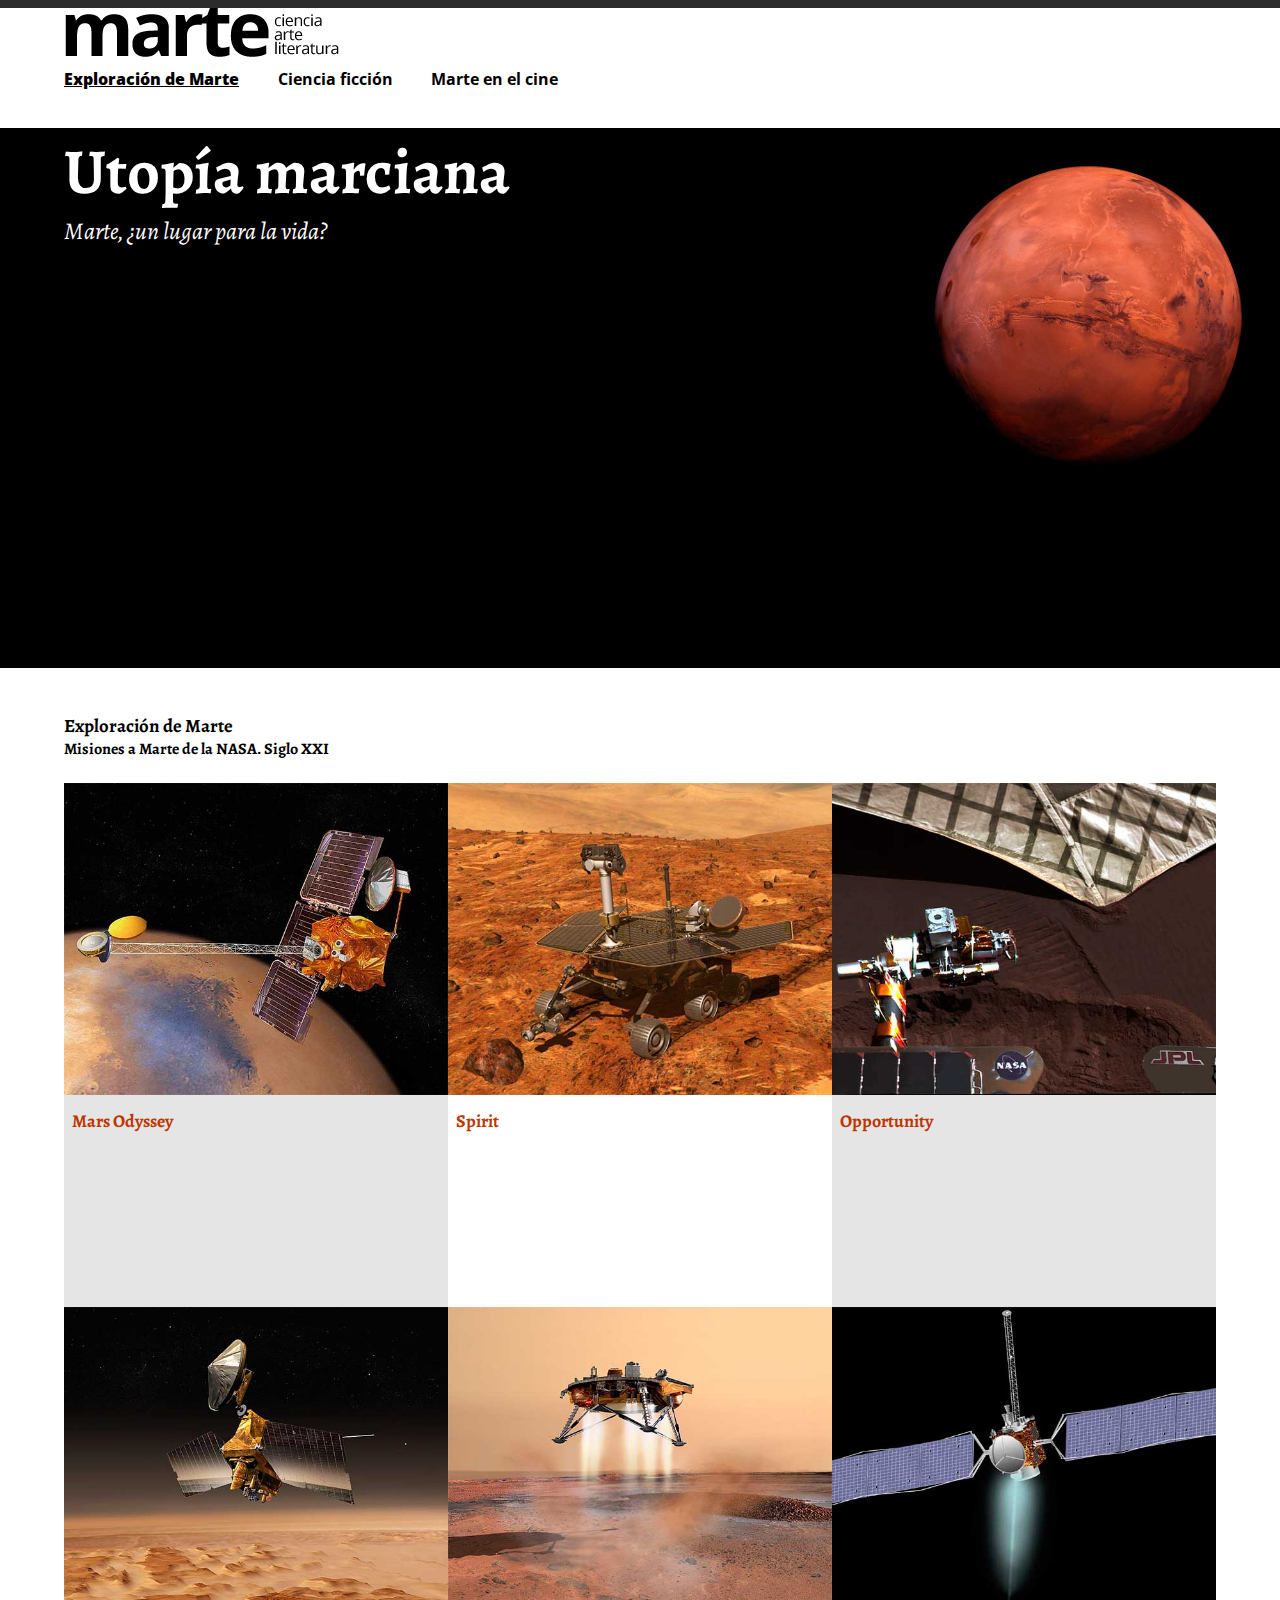
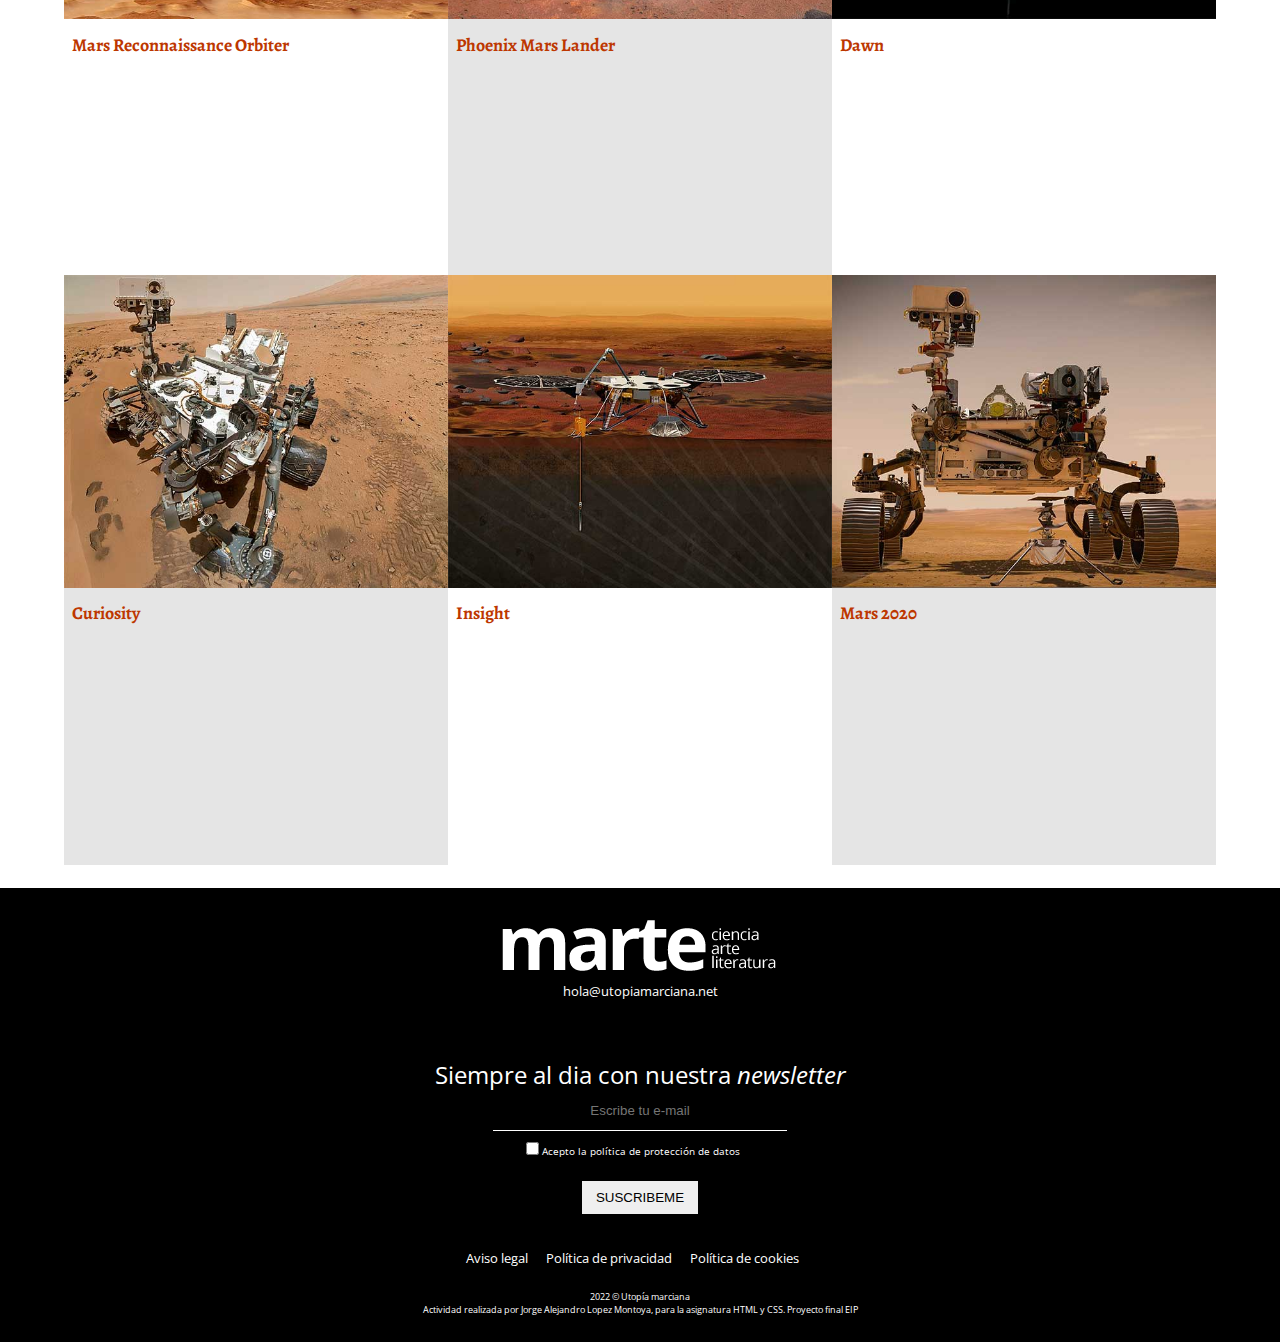
<file: index.html>
<!DOCTYPE html>
<html lang = "es">
    <head>
        <meta charset="utf-8">
        <meta name="author" content="Jorge Alejandro Lopez">
        <meta name="description" content="Project EIP for HTML & CSS subjects">
        <meta name="viewport" content="width=device-width,initial-scale=1">
        <title>Index</title>
        <link rel="preconnect" href="https://fonts.gstatic.com">
        <link href="https://fonts.googleapis.com/css2?family=Alegreya:ital,wght@0,400;0,700;1,400&family=Open+Sans:wght@400;800&display=swap" rel="stylesheet">
        <link href="styles.css" rel="stylesheet">

        <!-- Open Graph / Facebook -->
        <meta property="og:type" content="website">
        <meta property="og:url" content="https://eip-project-html-css.netlify.app/">
        <meta property="og:title" content="Utopía marciana">
        <meta property="og:description" content="Project EIP for HTML & CSS subjects">
        <meta property="og:image" content="">

        <!-- Twitter -->
        <meta property="twitter:card" content="summary_large_image">
        <meta property="twitter:url" content="https://eip-project-html-css.netlify.app/">
        <meta property="twitter:title" content="Utopía marciana">
        <meta property="twitter:description" content="Project EIP for HTML & CSS subjects">
        <meta property="twitter:image" content="">

    </head>

    <body>
        <header>
            <div class="container">
                <div>
                    <a href="intro.html"><img src="img/logo-black-es.png" alt="Logo mars negro" class="logoblanc"></a> 
                </div>
                <div>
                    <nav>
                        <ul>
                            <li><a class="active" href="index.html">Exploración de Marte</a></li>
                            <li><a href="ciencia-ficcion.html">Ciencia ficción</a></li>
                            <li><a href="marte-en-el-cine.html">Marte en el cine</a></li>

                        </ul>

                    </nav>
                </div>
            </div>
        </header>

        <section>
            <div class="progress">
                <span class="bar"></span>
            </div>
        </section>

        <section class="firstsection">
            <h1>Utopía marciana</h1>
            <h2>Marte, ¿un lugar para la vida?</h2>                                  

        </section>

        <main>
            <div class="container">
                
                <h3>Exploración de Marte</h3>
                <h4>Misiones a Marte de la NASA. Siglo XXI</h4>
                <section class="content paragraph">
                    <div class="content11">
                        <a href=""><img src="img/mars-odyssey.jpg" alt="Mars odyssey" class="imag"></a> 
                        <h4>Mars Odyssey</h4>
                        <p style="--delay: 0.3s;">Mars Odyssey es una sonda espacial lanzada el 7 de abril de 2001. Su 
                            objetivo fue el estudio del clima y la realización de un mapa de la 
                            superficie de Marte. También se utiliza como enlace de comunicaciones 
                            con los robots que están en la tierra. La inserción orbital tuvo lugar el 24 
                            de octubre de 2001.</p>
                    </div>
                    <div class="content22">
                        <a href=""><img src="img/spirit.jpg" alt="Spirit" class="imag"></a>
                        <h4>Spirit</h4>
                        <p style="--delay: 0.3s;">Su designación oficial es MER-A. Es el primero de los dos robots que 
                            forma parte del Programa de Exploración de Marte de la NASA. La nave 
                            llego con éxito al planeta Marte el 3 de enero de 2004 y finalizó su 
                            actividad en marzo de 2010, momento en el que dejó de enviar 
                            comunicaciones.
                            </p>
                    </div>
                    <div class="content11">
                        <a href=""><img src="img/opportunity.jpg" alt="Opportunity" class="imag"></a>
                        <h4>Opportunity</h4>
                        <p style="--delay: 0.3s;">MER-B (Opportunity) fue un robot róver en el planeta Marte activo 
                            desde el 25 de enero de 2004 hasta el 10 de junio de 2018. Fue el 
                            segundo de los dos vehículos robóticos de la NASA que aterrizaron con 
                            éxito en el planeta Marte.                       
                            </p>
                    </div>
                    <div class="content22">
                        <a href=""><img src="img/mars-reconnaissance-orbiter.jpg" alt="mars-reconnaissance-orbiter" class="imag"></a>
                        <h4>Mars Reconnaissance Orbiter</h4>
                        <p style="--delay: 0.3s;">Nave espacial multipropósito, lanzada el 12 de agosto de 2005 para 
                            avançar en el conocimiento humano de Marte a través de la 
                            observación detallada, con la finalidad de examinar zonas potenciales 
                            de aterrizaje para futuras misiones en la superficie. El 10 de octubre de 
                            2006 comenzó su inserción en la órbita marciana.                      
                            </p>
                    </div>
                    <div class="content11">
                        <a href=""><img src="img/phoenix-mars-lander.jpg" alt="phoenix-mars-lander" class="imag"></a>
                        <h4>Phoenix Mars Lander</h4>
                        <p style="--delay: 0.3s;">El programa científico de esta sonda lanzada el 4 de agosto de 2007 y 
                            que aterrizó en Marte el 25 de mayo de 2008, es un esfuerzo conjunto 
                            entre universidades de los Estados Unidos, Canadá, Suiza, Dinamarca 
                            y Alemania. Su objetivo primario fue llegar a una región próxima al Polo 3
                            Norte marciano, desplegar su brazo robótico y hacer prospecciones a 
                            diferentes profundidades para examinar el subsuelo.
                                                
                            </p>
                    </div>
                    <div class="content22">
                        <a href=""><img src="img/dawn.jpg" alt="dawn" class="imag"></a>
                        <h4>Dawn</h4>
                        <p style="--delay: 0.3s;">La finalidad de la sonda Dawn fue examinar el planeta enano Ceres y el 
                            asteroide Vesta, localitzados en el cinturón de asteroides situado entre 
                            Marte y Júpiter. Fue lanzada el 27 de septiembre de 2007, exploró 
                            Vesta entre 2011 y 2012 y orbitó Ceres desde 2015 hasta 2018.
                                                
                            </p>
                    </div>
                    <div class="content11">
                        <a href=""><img src="img/curiosity.jpg" alt="curiosity" class="imag"></a>
                        <h4>Curiosity</h4>
                        <p style="--delay: 0.3s;">La Mars Science Laboratory, conocida como Curiosity, es una misión 
                            espacial que incluye un astromóvil de exploración marciana. Fue 
                            lanzada el 26 de noviembre de 2011 y aterrizó en Marte, en el cráter 
                            Gale el 6 de agosto de 2012. Su misión se centra en situar sobre la 
                            superficie marciana un vehículo explorador (tipo róver) con instrumentos 
                            científicos avanzados que le permitirán hacer fotografías, tomar 
                            muestras del suelo y polvo rocoso marciano para su análisis.
                            </p>
                    </div>
                    <div class="content22">
                        <a href=""><img src="img/insight.jpg" alt="insight" class="imag"></a>
                        <h4>Insight</h4>
                        <p style="--delay: 0.3s;">Es una misión de la NASA que tiene por objectivo situar un robot fijo de 
                            aterrizaje equipado con instrumentos de alta tecnología que permitirá 
                            estudiar el "pulso" del interior y del subsuelo, la "temperatura" y los 
                            "reflejos" para estudiar la evolución geológica precoz del planeta Marte. 
                            Fue lanzada el 5 de mayo de 2018 y aterrizó el 26 de noviembre de 
                            2018.                    
                                                
                            </p>
                    </div>
                    <div class="content11">
                        <a href="mars-2020.html"><img src="img/mars-2020.jpg" alt="mars-2020" class="imag"></a>
                        <h4>Mars 2020</h4>
                        <p style="--delay: 0.3s;">El lanzamiento fue realizado el 30 de julio de 2020, y aterrizó en Marte 
                            el 18 de febrero de 2021. Incluye un róver y un pequeño helicóptero: el 
                            helicóptero explorador Ingenuity, cuya función es planificar la mejor ruta 
                            para el desplazamiento del róver Perseverance         
                            </p>
                    </div>

                </section>         
 

            </div>
        </main>

        <footer>
            <div class="container">
                <div>
                    <img src="img/logo-white-es.png" alt="Logo mars blanco">
                    <p class="piedeimagen">hola@utopiamarciana.net</p>
                </div>
               <div class="form">
                   <p>Siempre al dia con nuestra <em>newsletter</em></p>
                   <form>
                       <input type="email" name="correo" id="correo" value="" required placeholder="Escribe tu e-mail" class="correo">
                       <ul class="checkbox">
                            <li>
                                <input type="checkbox" name="politica" id="politica" value="Aceptacion de política y aviso" required >
                                <label for="politica">Acepto la política de protección de datos</label>
                            </li>
                        </ul>
                    <input type="submit" value="SUSCRIBEME" class="button">
                   </form>
                   
               </div>
               <div class="legal">
                   <ul>
                        <li><a href="">Aviso legal</a></li>
                        <li><a href="">Política de privacidad</a></li>
                        <li><a href="">Política de cookies</a></li>
                    </ul>
                    
               </div>

               <div class="legal2">
                   <p> 2022 © Utopía marciana</p>
                    <p>Actividad realizada por Jorge Alejandro Lopez Montoya, para la asignatura HTML y CSS. Proyecto final EIP</p>
               </div>


            </div>


        </footer>
        <script src="script.js"></script>



    </body>
  




</html>
</file>
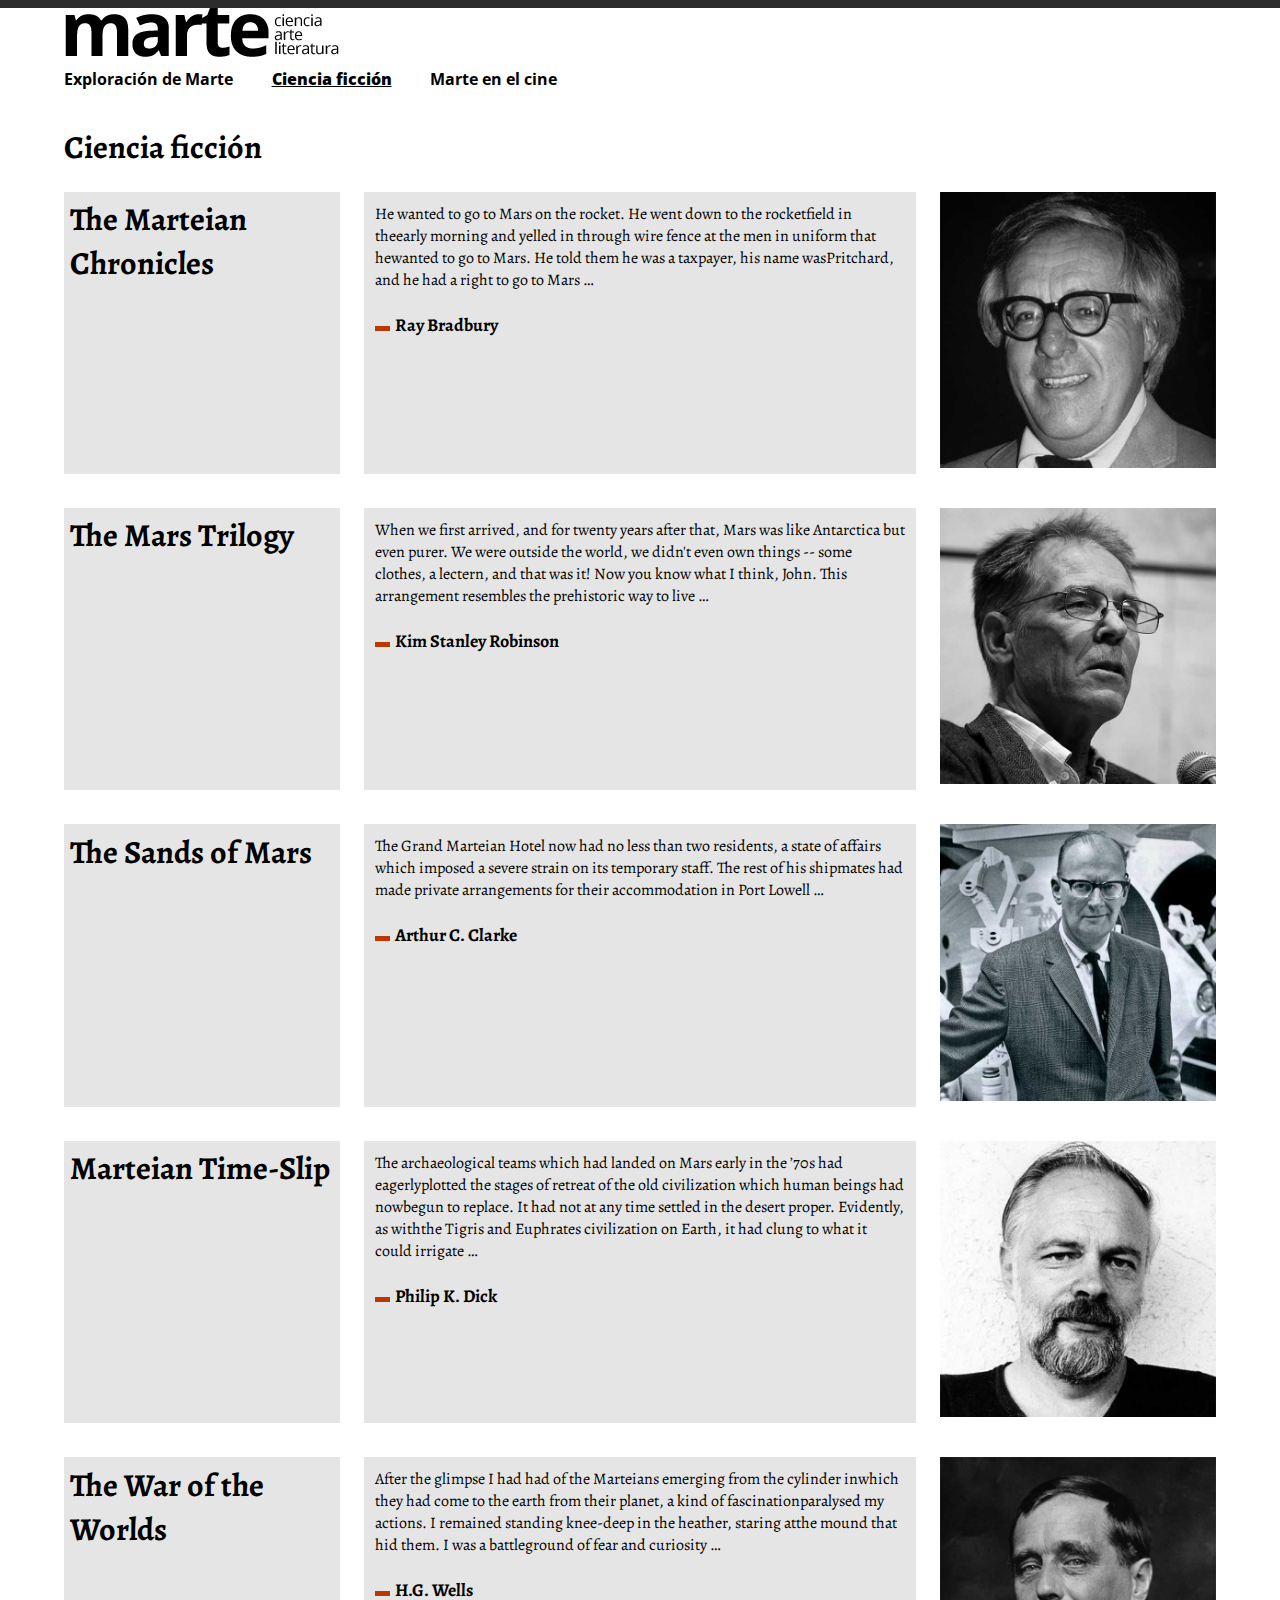
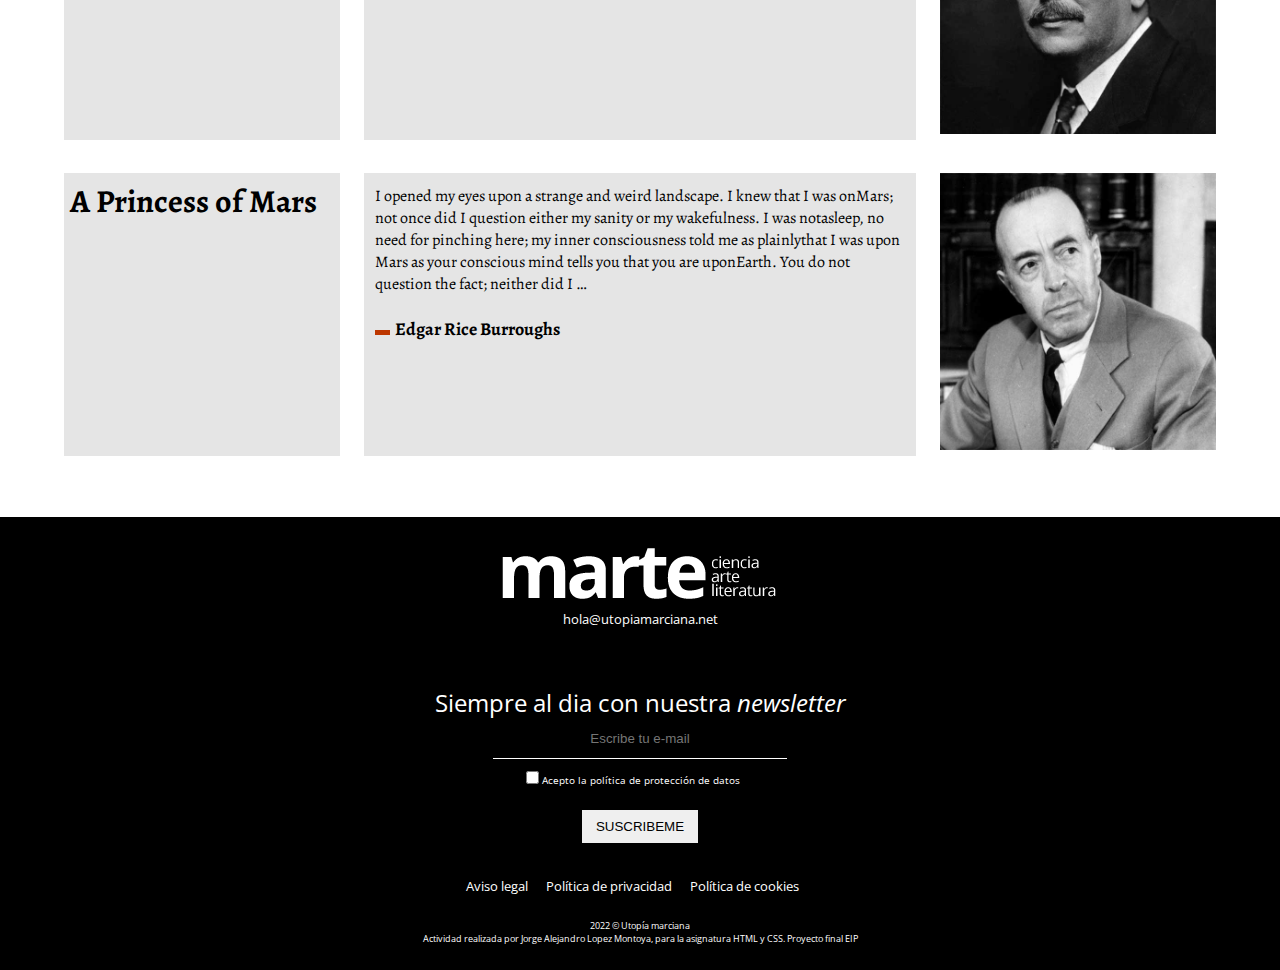
<file: ciencia-ficcion.html>
<!DOCTYPE html>
<html lang = "en">
    <head>
        <meta charset="utf-8">
        <meta name="author" content="Jorge Alejandro Lopez">
        <meta name="description" content="PEC 3">
        <meta name="viewport" content="width=device-width,initial-scale=1">
        <title>ciencia-ficcion</title>
        <link rel="preconnect" href="https://fonts.gstatic.com">
        <link href="https://fonts.googleapis.com/css2?family=Alegreya:ital,wght@0,400;0,700;1,400&family=Open+Sans:wght@400;800&display=swap" rel="stylesheet">
        <link href="styles.css" rel="stylesheet">

    </head>

    <body>
        <header>
            <div class="container">
                <div>
                    <a href="index.html"><img src="img/logo-black-es.png" alt="Logo mars negro" class="logoblanc"></a> 
                </div>
                <div>
                    <nav>
                        <ul>
                            <li><a href="index.html">Exploración de Marte</a></li>
                            <li><a class="active" href="ciencia-ficcion.html">Ciencia ficción</a></li>
                            <li><a href="marte-en-el-cine.html">Marte en el cine</a></li>

                        </ul>

                    </nav>
                </div>
            </div>
        </header>
        <section>
            <div class="progress">
                <span class="bar"></span>
            </div>
        </section>
        

        <main>
            <div class="container">
                <h1>Ciencia ficción</h1>
                <div class="content3">
                    <div class="subcontent2">
                        <h2>The Marteian Chronicles</h2>
                    </div>
                    <div class="subcontent3">
                        <p class="intern">He wanted to go to Mars on the rocket. He went down to the rocketfield in theearly morning and yelled in through wire fence at the men in uniform that hewanted to go to Mars. He told them he was a taxpayer, his name wasPritchard, and he had a right to go to Mars …</p><br>
                        <p class="firm">Ray Bradbury</p>
                    </div>
                    <div class="subcontent4">
                        <img src="img/ray-bradbury.jpg" alt="ray-bradbury">
                    </div>
                    <div class="subcontent2">
                        <h2>The Mars Trilogy</h2>
                    </div>
                    <div class="subcontent3">
                        <p class="intern">When we first arrived, and for twenty years after that, Mars was like Antarctica but even purer. We were outside the world, we didn't even own things -- some clothes, a lectern, and that was it! Now you know what I think, John. This arrangement resembles the prehistoric way to live …</p><br>
                        <p class="firm">Kim Stanley Robinson</p>
                    </div>
                    <div class="subcontent4">
                        <img src="img/kim-stanley-robinson.jpg" alt="kim-stanley-robinson">
                    </div>
                    <div class="subcontent2">
                        <h2>The Sands of Mars</h2>
                    </div>
                    <div class="subcontent3">
                        <p class="intern">The Grand Marteian Hotel now had no less than two residents, a state of affairs which imposed a severe strain on its temporary staff. The rest of his shipmates had made private arrangements for their accommodation in Port Lowell …</p><br>
                        <p class="firm">Arthur C. Clarke</p>
                    </div>
                    <div class="subcontent4">
                        <img src="img/arthur-c-clarke.jpg" alt="arthur-c-clarke">
                    </div>
                    <div class="subcontent2">
                        <h2>Marteian Time-Slip</h2>
                    </div>
                    <div class="subcontent3">
                        <p class="intern">The archaeological teams which had landed on Mars early in the ’70s had eagerlyplotted the stages of retreat of the old civilization which human beings had nowbegun to replace. It had not at any time settled in the desert proper. Evidently, as withthe Tigris and Euphrates civilization on Earth, it had clung to what it could irrigate …</p><br>
                        <p class="firm">Philip K. Dick</p>
                    </div>
                    <div class="subcontent4">
                        <img src="img/philip-k-dick.jpg" alt="philip-k-dick">
                    </div>
                    <div class="subcontent2">
                        <h2>The War of the Worlds</h2>
                    </div>
                    <div class="subcontent3">
                        <p class="intern">After the glimpse I had had of the Marteians emerging from the cylinder inwhich they had come to the earth from their planet, a kind of fascinationparalysed my actions. I remained standing knee-deep in the heather, staring atthe mound that hid them. I was a battleground of fear and curiosity …</p><br>
                        <p class="firm">H.G. Wells</p>
                    </div>
                    <div class="subcontent4">
                        <img src="img/h-g-wells.jpg" alt="h-g-wells">
                    </div>
                    <div class="subcontent2">
                        <h2>A Princess of Mars</h2>
                    </div>
                    <div class="subcontent3">
                        <p class="intern">I opened my eyes upon a strange and weird landscape. I knew that I was onMars; not once did I question either my sanity or my wakefulness. I was notasleep, no need for pinching here; my inner consciousness told me as plainlythat I was upon Mars as your conscious mind tells you that you are uponEarth. You do not question the fact; neither did I …</p><br>
                        <p class="firm">Edgar Rice Burroughs</p>
                    </div>
                    <div class="subcontent4">
                        <img src="img/edgar-rice-burroughs.jpg" alt="edgar-rice-burroughs">
                    </div>


                </div>






            </div>


        </main>

        <footer>
            <div class="container">
                <div>
                    <img src="img/logo-white-es.png" alt="Logo mars blanco">
                    <p class="piedeimagen">hola@utopiamarciana.net</p>
                </div>
               <div class="form">
                   <p>Siempre al dia con nuestra <em>newsletter</em></p>
                   <form>
                       <input type="email" name="correo" id="correo" value="" required placeholder="Escribe tu e-mail" class="correo">
                       <ul class="checkbox">
                            <li>
                                <input type="checkbox" name="politica" id="politica" value="Aceptacion de política y aviso" required >
                                <label for="politica">Acepto la política de protección de datos</label>
                            </li>
                        </ul>
                    <input type="submit" value="SUSCRIBEME" class="button">
                   </form>
                   
               </div>
               <div class="legal">
                   <ul>
                        <li><a href="">Aviso legal</a></li>
                        <li><a href="">Política de privacidad</a></li>
                        <li><a href="">Política de cookies</a></li>
                    </ul>
                    
               </div>

               <div class="legal2">
                   <p> 2022 © Utopía marciana</p>
                    <p>Actividad realizada por Jorge Alejandro Lopez Montoya, para la asignatura HTML y CSS. Proyecto final EIP</p>
               </div>


            </div>


        </footer>
        <script src="script.js"></script>


    </body>

</html>
</file>
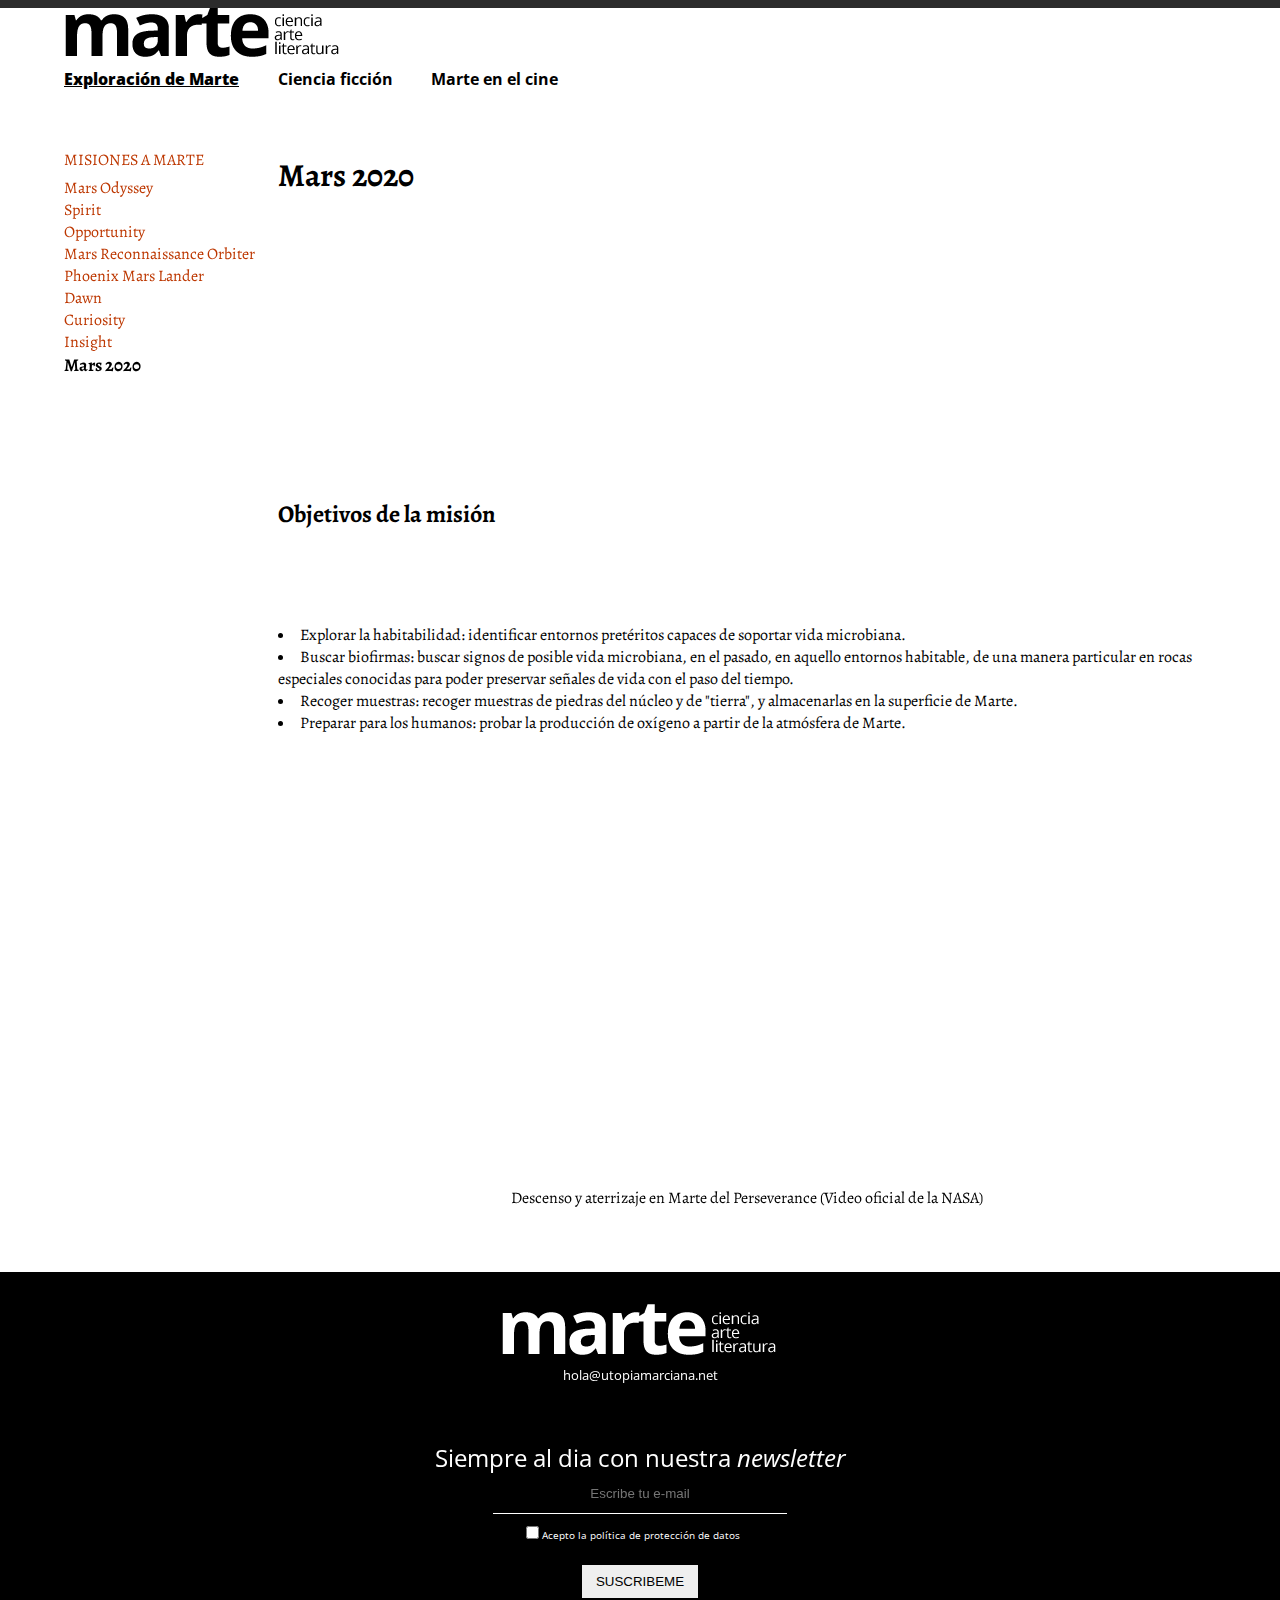
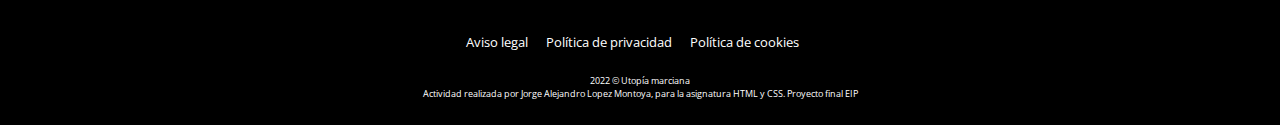
<file: mars-2020.html>
<!DOCTYPE html>
<html lang = "es">
    <head>
        <meta charset="utf-8">
        <meta name="author" content="Jorge Alejandro Lopez">
        <meta name="description" content="Project EIP for HTML & CSS subjects">
        <meta name="viewport" content="width=device-width,initial-scale=1">
        <title>mars-2020</title>
        <link rel="preconnect" href="https://fonts.gstatic.com">
        <link href="https://fonts.googleapis.com/css2?family=Alegreya:ital,wght@0,400;0,700;1,400&family=Open+Sans:wght@400;800&display=swap" rel="stylesheet">
        <link href="styles.css" rel="stylesheet">

    </head>

    <body>
        <header>
            <div class="container">
                <div>
                    <a href="index.html"><img src="img/logo-black-es.png" alt="Logo mars negro" class="logoblanc"></a> 
                </div>
                <div>
                    <nav>
                        <ul>
                            <li><a class="active" href="index.html">Exploración de Marte</a></li>
                            <li><a href="ciencia-ficcion.html">Ciencia ficción</a></li>
                            <li><a href="marte-en-el-cine.html">Marte en el cine</a></li>

                        </ul>

                    </nav>
                </div>
            </div>
        </header>
        <section>
            <div class="progress">
                <span class="bar"></span>
            </div>
        </section>

        <main>
            <div class="container">
                <div class="content2">
                    <div class="subcontent1 paragraph">
                        <h1>Mars 2020</h1>
                        <p style="--delay: 0.1s;">Mars 2020 es una misión de astromóvil a Marte, dentro del Programa de exploración de Marte de la NASA, que incluye el astromóvil Perseverance y el dron experimental llamdoa Mars Helicopter Ingenuity. El lanzamiento del vehículo espacial tuvo lugar, en un cohete Atlas V, a las 13:50, hora española (7.51 EDT), del jueves 30 de julio del 2020 desde la plataforma de lanzamiento 41 del Centro Espacial Kennedy, con llegada a Marte prevista para el 18 de febrero de 2021 en la zona del cráter Jezero y una duración de la misión de no menos de un año marciano, que son unos 687 días terrestres. Examinará un antiguo entorno relevante en astrobiología en Marte, investigando los procesos geológicos y la historia de su superficie, incluyendo la evaluación de la anterior habitabilidad, la posibilidad de visa en Marte, y el potencial de conservación de biofirmas dentro de materiales geológicos accesibles. Permitirá guardar los contenedores muestras a lo largo de su ruta para una futura misión de retorno de muestras de Marte.</p><br>
                        <p style="--delay: 0.2s;">Esta resultó ser la tercera de las misiones a Marte en menos de quince días, después de las de China —lanzada el 23 de julio— y de los Emiratos Árabes —con lanzamiento del 19 de julio—, aprovechando una alineación de Marte con la Tierra que le da más proximidad y que se produce cada 26 meses.</p>
                        <h2>Objetivos de la misión</h2>
                        <p style="--delay: 0.3s;">Estos son los cuatro objetivos científicos del Perseverance, todos ellos dirigidos a preguntas clave de la astrobiología sobre el potencial de Marte como lugar para vivir:</p><br>
                        <ul>
                            <li>Explorar la habitabilidad: identificar entornos pretéritos capaces de soportar vida microbiana.</li>
                            <li>Buscar biofirmas: buscar signos de posible vida microbiana, en el pasado, en aquello entornos habitable, de una manera particular en rocas especiales conocidas para poder preservar señales de vida con el paso del tiempo.</li>
                            <li>Recoger muestras: recoger muestras de piedras del núcleo y de "tierra", y almacenarlas en la superficie de Marte.</li>
                            <li>Preparar para los humanos: probar la producción de oxígeno a partir de la atmósfera de Marte.</li>
                            
                        </ul><br>
                        <p style="--delay: 0.35s;">El Perseverance tiene que colocar cada muestra obtenida, de unos 15 gramos, en un tubo sellado herméticamente. La idea es que vaya dejando grupos de tubos con muestras de piedras y "tierra", lo que se llama regolita, y que pueden ser más de una trentena, en emplazamientos predeterminados donde quedarán a la espera de una potencial futura misión de recogida. Las imágenes tomadas por las cámaras del astromóvil permitirán situar la ubicación con una precisión del orden de un centímetro.</p><br>
                        <figure>
                            <div class="video-fluid">
                                <iframe width="560" height="315" src="https://www.youtube.com/embed/4czjS9h4Fpg" title="YouTube video player" frameborder="0" allow="accelerometer; autoplay; clipboard-write; encrypted-media; gyroscope; picture-in-picture" allowfullscreen></iframe>
                            
                            </div>
                            <figcaption>Descenso y aterrizaje en Marte del Perseverance (Video oficial de la NASA)</figcaption>
                        </figure>
                    </div>
                    <div class="navbar1">
                        <p> MISIONES A MARTE</p>
                        <nav>
                            <ul>
                                <li><a href="">Mars Odyssey</a></li>
                                <li><a href="">Spirit</a></li>
                                <li><a href="">Opportunity</a></li>
                                <li><a href="">Mars Reconnaissance Orbiter</a></li>
                                <li><a href="">Phoenix Mars Lande</a>r</li>
                                <li><a href="">Dawn</a></li>
                                <li><a href="">Curiosity</a></li>
                                <li><a href="">Insight</a></li>
                                <li><a class="active2" id="mars" href="mars-2020.html">Mars 2020</a></li>
                            </ul>

                        </nav>
                    </div>


                </div>
               


            </div>
            




        </main>

        <footer>
            <div class="container">
                <div>
                    <img src="img/logo-white-es.png" alt="Logo mars blanco">
                    <p class="piedeimagen">hola@utopiamarciana.net</p>
                </div>
               <div class="form">
                   <p>Siempre al dia con nuestra <em>newsletter</em></p>
                   <form>
                       <input type="email" name="correo" id="correo" value="" required placeholder="Escribe tu e-mail" class="correo">
                       <ul class="checkbox">
                            <li>
                                <input type="checkbox" name="politica" id="politica" value="Aceptacion de política y aviso" required >
                                <label for="politica">Acepto la política de protección de datos</label>
                            </li>
                        </ul>
                    <input type="submit" value="SUSCRIBEME" class="button">
                   </form>
                   
               </div>
               <div class="legal">
                   <ul>
                        <li><a href="">Aviso legal</a></li>
                        <li><a href="">Política de privacidad</a></li>
                        <li><a href="">Política de cookies</a></li>
                    </ul>
                    
               </div>

               <div class="legal2">
                   <p> 2022 © Utopía marciana</p>
                    <p>Actividad realizada por Jorge Alejandro Lopez Montoya, para la asignatura HTML y CSS. Proyecto final EIP</p>
               </div>


            </div>


        </footer>
        <script src="script.js"></script>







    </body>

</html>
</file>
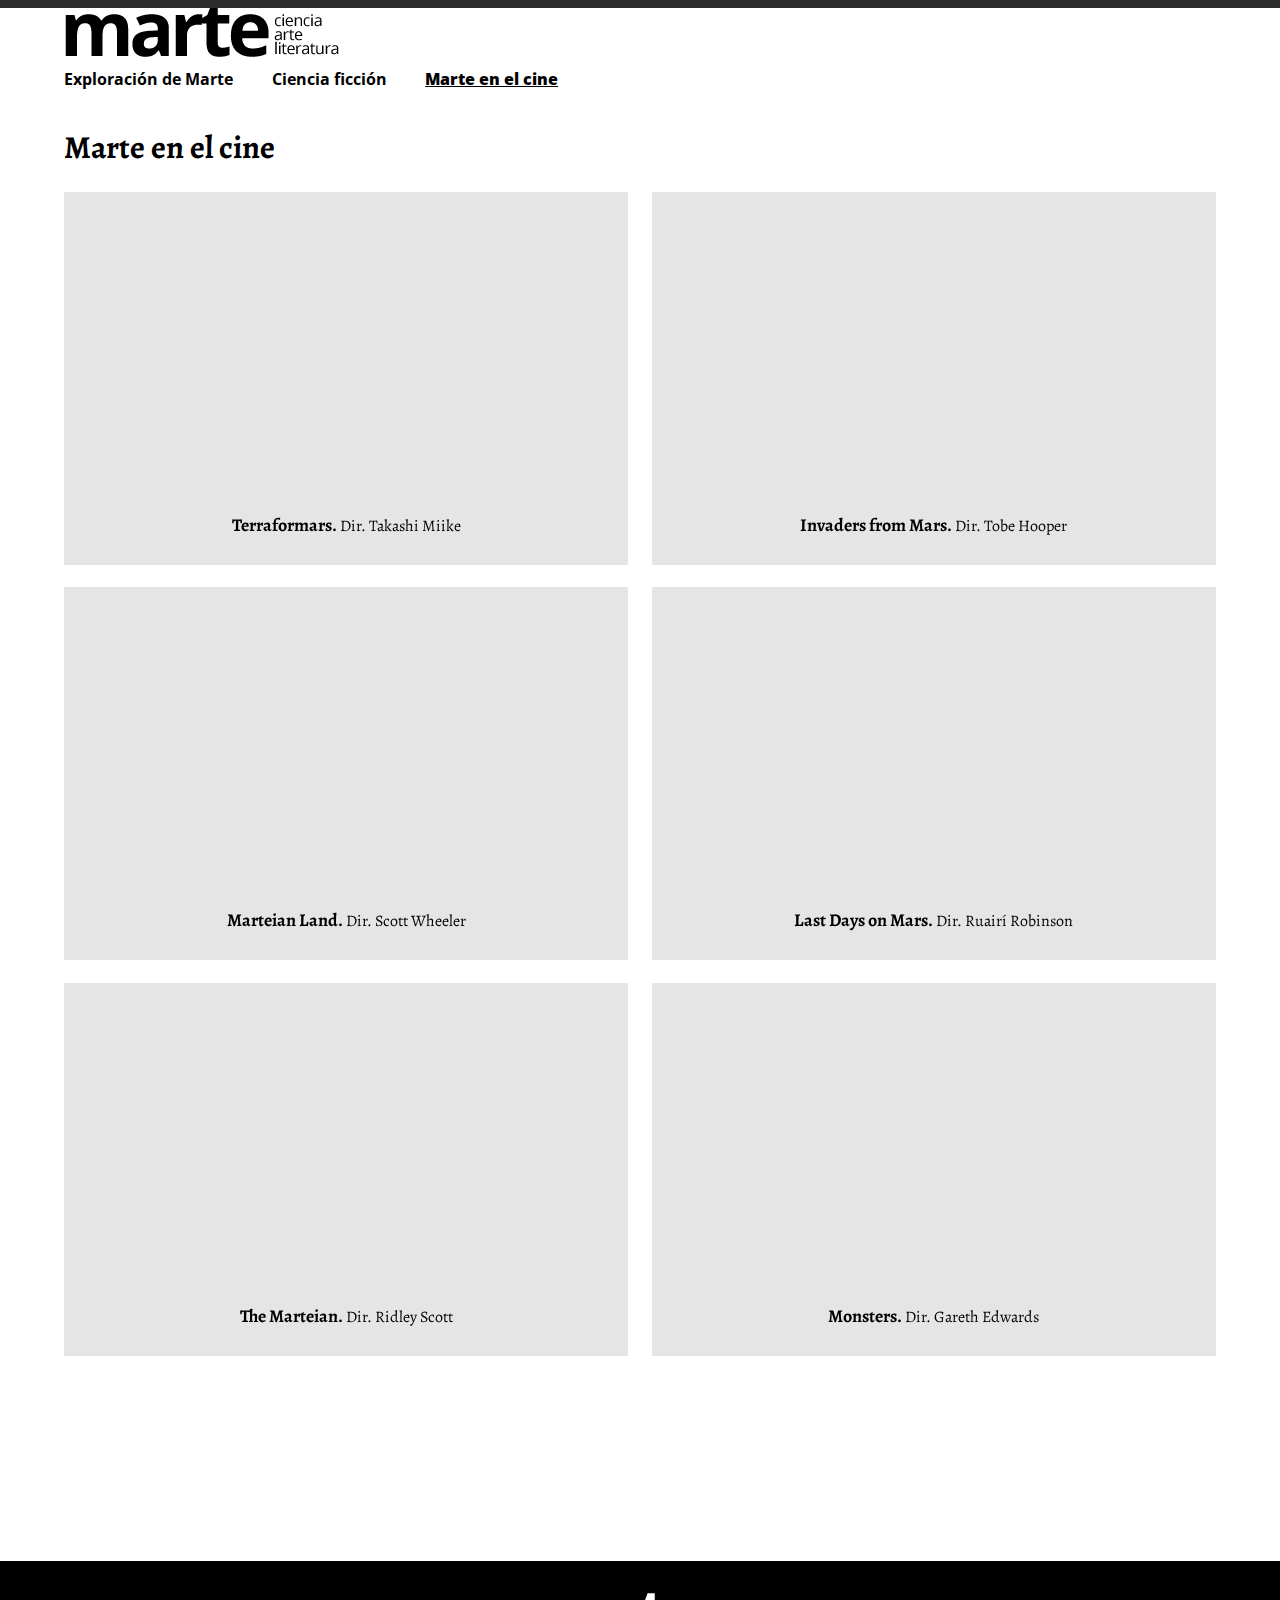
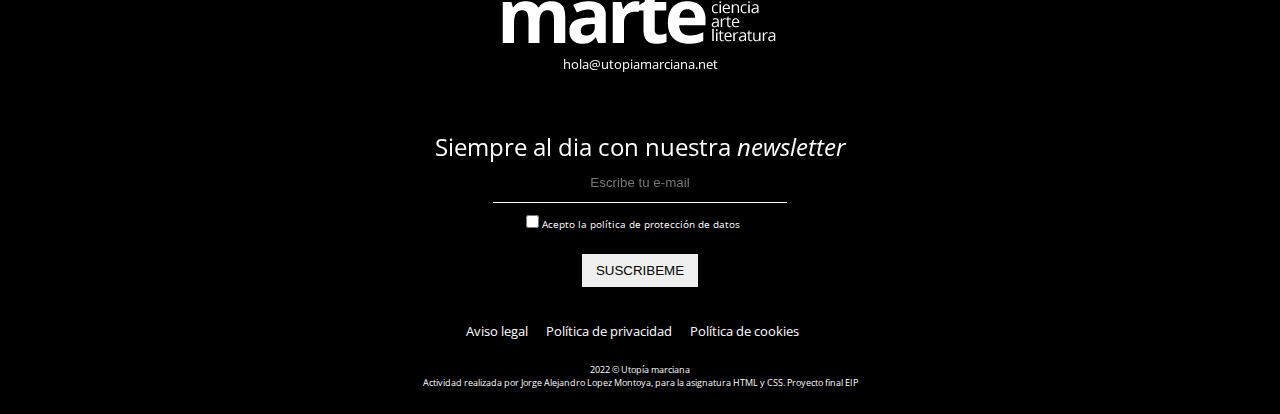
<file: marte-en-el-cine.html>
<!DOCTYPE html>
<html lang = "es">
    <head>
        <meta charset="utf-8">
        <meta name="author" content="Jorge Alejandro Lopez">
        <meta name="description" content="Project EIP for HTML & CSS subjects">
        <meta name="viewport" content="width=device-width,initial-scale=1">
        <title>marte-en-el-cine</title>
        <link rel="preconnect" href="https://fonts.gstatic.com">
        <link href="https://fonts.googleapis.com/css2?family=Alegreya:ital,wght@0,400;0,700;1,400&family=Open+Sans:wght@400;800&display=swap" rel="stylesheet">
        <link href="styles.css" rel="stylesheet">

    </head>

    <body>
        <header>
            <div class="container">
                <div>
                    <a href="index.html"><img src="img/logo-black-es.png" alt="Logo mars negro" class="logoblanc"></a> 
                </div>
                <div>
                    <nav>
                        <ul>
                            <li><a href="index.html">Exploración de Marte</a></li>
                            <li><a href="ciencia-ficcion.html">Ciencia ficción</a></li>
                            <li><a class="active" href="marte-en-el-cine.html">Marte en el cine</a></li>

                        </ul>

                    </nav>
                </div>
            </div>
        </header>
        <section>
            <div class="progress">
                <span class="bar"></span>
            </div>
        </section>
        <main>
            <section class="container">
                <h1>Marte en el cine</h1>
                <div class="content4">
                    <div class="subcontent5">
                        <div class="video-fluid">
                            <iframe width="560" height="315" src="https://www.youtube.com/embed/pDNZul1RMcQ" title="YouTube video player" frameborder="0" allow="accelerometer; autoplay; clipboard-write; encrypted-media; gyroscope; picture-in-picture" allowfullscreen></iframe>
                        </div>
                        <span class="firm2">Terraformars.</span>
                        <span>Dir. Takashi Miike</span>  
                      
                     </div>
                    <div class="subcontent5">
                        <div class="video-fluid">
                            <iframe width="560" height="315" src="https://www.youtube.com/embed/wVH4RWzKZvk" title="YouTube video player" frameborder="0" allow="accelerometer; autoplay; clipboard-write; encrypted-media; gyroscope; picture-in-picture" allowfullscreen></iframe>
                        </div>
                        <span class="firm2">Invaders from Mars.</span>
                        <span>Dir. Tobe Hooper</span> 
                        
                        
                    </div>
                    <div class="subcontent5">
                        <div class="video-fluid">
                            <iframe width="560" height="315" src="https://www.youtube.com/embed/IfpSo51jUUk" title="YouTube video player" frameborder="0" allow="accelerometer; autoplay; clipboard-write; encrypted-media; gyroscope; picture-in-picture" allowfullscreen></iframe>
                        </div>                       
                        <span class="firm2">Marteian Land.</span>
                        <span>Dir. Scott Wheeler</span>  
                       
                        

                    </div>
                    <div class="subcontent5">
                        <div class="video-fluid">
                            <iframe width="560" height="315" src="https://www.youtube.com/embed/ttA_Wxgo6js" title="YouTube video player" frameborder="0" allow="accelerometer; autoplay; clipboard-write; encrypted-media; gyroscope; picture-in-picture" allowfullscreen></iframe>
                        </div>                      
                        <span class="firm2">Last Days on Mars.</span>
                        <span>Dir. Ruairí Robinson</span>
                     
                        

                    </div>
                    <div class="subcontent5">
                        <div class="video-fluid">
                            <iframe width="560" height="315" src="https://www.youtube.com/embed/ej3ioOneTy8" title="YouTube video player" frameborder="0" allow="accelerometer; autoplay; clipboard-write; encrypted-media; gyroscope; picture-in-picture" allowfullscreen></iframe>
                        </div>
                        <span class="firm2">The Marteian.</span>
                        <span>Dir. Ridley Scott</span> 
                       

                    </div>
                    <div class="subcontent5">
                        <div class="video-fluid">
                            <iframe width="560" height="315" src="https://www.youtube.com/embed/njeofv4dr9Q" title="YouTube video player" frameborder="0" allow="accelerometer; autoplay; clipboard-write; encrypted-media; gyroscope; picture-in-picture" allowfullscreen></iframe>
                        </div>                       
                        <span class="firm2">Monsters.</span>
                        <span>Dir. Gareth Edwards</span>
                        
                        
                    </div>




                </div>



            </section>







        </main>


    
        <footer>
            <div class="container">
                <div>
                    <img src="img/logo-white-es.png" alt="Logo mars blanco">
                    <p class="piedeimagen">hola@utopiamarciana.net</p>
                </div>
            <div class="form">
                <p>Siempre al dia con nuestra <em>newsletter</em></p>
                <form>
                    <input type="email" name="correo" id="correo" value="" required placeholder="Escribe tu e-mail" class="correo">
                    <ul class="checkbox">
                            <li>
                                <input type="checkbox" name="politica" id="politica" value="Aceptacion de política y aviso" required >
                                <label for="politica">Acepto la política de protección de datos</label>
                            </li>
                        </ul>
                    <input type="submit" value="SUSCRIBEME" class="button">
                </form>
                
            </div>
            <div class="legal">
                <ul>
                        <li><a href="">Aviso legal</a></li>
                        <li><a href="">Política de privacidad</a></li>
                        <li><a href="">Política de cookies</a></li>
                    </ul>
                    
            </div>

            <div class="legal2">
                <p> 2022 © Utopía marciana</p>
                    <p>Actividad realizada por Jorge Alejandro Lopez Montoya, para la asignatura HTML y CSS. Proyecto final EIP</p>
            </div>


            </div>


        </footer>
        <script src="script.js"></script>

    </body>


</html>
</file>
<file: styles.css>
* {
    margin: 0;
    padding: 0;
    box-sizing: border-box;
    scroll-behavior: smooth;
}

body {
    font-family: 'Alegreya';
    font-weight: 400;
}

header{
    font-family: 'Open Sans';
    font-weight: bolder;
    text-align: center;
    
}

header nav ul{
    padding: 0;
}

header nav li{
     
    text-decoration: none;  
    list-style-type: none;
    color: rgb(0, 0, 0);
}

header nav li:hover{
    color: rgb(189, 55, 0);
}

.active{
    text-decoration: underline;
    font-weight: bolder;
    color: black;
}

header a{
    color: inherit;
    border: none;
    text-decoration: none;

}


.firstsection {
    background-color: black;
    color: white;
    width: 100%;
    height: 60vh;
    padding-left: 5%;
    padding-right: 5%;
    margin-top: 3%;
    margin-bottom: 3%;
    display: inline-block;
    overflow: hidden;
    background-image: url("img/bg-hero-mars.jpg");
    background-position: 100% 0%;
    background-repeat: no-repeat;
    background-size: 30%;
 
}

.firstsection:hover{
    background-position: 0% 0%;
    transition: 4s;
}

.mars{
    width: 25%;
    height: 25%;
    float: right;
    position: relative;
  
}

.firstsection h1{
    font-size: 4em ;
    width: 50%;
    padding: 0;
   
}

.firstsection h2{
    font-style: italic;
    font-weight: 400;
    width: 50%;
    border: 0;
    padding: 0;
   
}

.content{
    width: 100%;
    display: grid;
    grid-template-columns: 1fr;
    margin-top: 2%;
    margin-bottom: 2%;
  
}

.imag{
    max-width: 100%;
    min-width: 100%;
    
}

.imag:hover{
    transform: scale(1.1);
    transition: 2.5s;
}

footer{
    background-color: black;
    color: white;
    text-align: center;
    font-family: 'Open Sans';
    padding-top: 2%;
    padding-bottom: 2%;
  
}

footer ul {
    list-style-type: none;
}

footer ul li {
    display: inline-block;
    padding-right: 5px;
}

footer ul li::after {
    content: "";
    padding-left: 10px;
}
footer ul li:last-child::after {
    content: "";
}

footer a {
    color: inherit;
    border: none;
    text-decoration: none;
}

footer a:hover {
    border: none;
    text-decoration: none;
}
.piedeimagen{
    font-size: small;
}

.form{
    padding-top: 5%;
}

.form p{
    font-size: x-large;
}

.correo{
    background-color: black;
    color: white;
    border: none;
    border-bottom: solid white 1px;
    text-align: center;
    width: 22em;
    height: 3em;

}
.checkbox{
    padding: 1%;
    font-size: x-small;
    padding-bottom: 2%;
}

.button{
    border-radius: 0%;
    width: 10%;
    height: 2.5em;
    border: none;
}

.legal{
    padding-top: 3%;
    padding-bottom: 2%;
    font-size: small;
}

.legal2{
    font-size: xx-small;
}

.container{
    padding-left: 5%;
    padding-right: 5%;
}

.content2{
    padding-top: 3%;
    padding-bottom: 3%;
}

.navbar1{
    color: rgb(189, 55, 0);
    padding-top: 3%;
}

.navbar1 p{
    padding-top: 10%;
}

.navbar1 ul{
    list-style-type: none;
    padding-top: 3%;
    text-decoration: none;
    color: rgb(189, 55, 0);
}

.navbar1 li a{
    color: inherit;
    border: none;
    text-decoration: none;
}


#mars{
    color: black;
    font-size: large;
    font-weight: bolder;
    
}

.subcontent1 h1{
    padding-bottom: 2%;
}

.subcontent1 h2{
    padding-top: 2%;
    padding-bottom: 3%;
}

.subcontent1 li{
    list-style-position: inside;
    

}

.subcontent1 figure{
    text-align: center;
    padding-bottom: 3%;
}

.video-fluid iframe{
    min-width: 100%;
    max-width: 100%;
    min-height: 100%;
    max-height:100%;

}

.firm{
    font-weight: bolder;
    font-size: large;
}

.firm::before {
   content: " ";
   width: 15px;
   height: 5px;
   margin-right: 5px;
   display: inline-block;
   background-color: rgb(189, 55, 0);

}

/*bar progress*/

.progress {
    position: fixed;
    top: 0;
    left: 0;
    z-index: 9999;
    width: 100%;
    height: 8px;
    background-color: #2c2c2c;
}
.bar {
    display: block;
    width: 0;
    height: inherit;
    background-image: 
    linear-gradient(90deg,
    #33ffbb, #31acff,
    #2ad39f, #0170f0);
}

.content11{
    background-color: rgba(0,0,0,0.1) ;
}

.content h4{
    color: rgb(189, 55, 0);
    font-size: large;
    font-weight: bolder;

}

.content11, .content22{
    padding-bottom: 5%;
}

.content11 h4, .content22 h4, .content22 p, .content11 p{
    padding: 2%;
}


.subcontent2 h2{
    font-weight: bolder;
    font-size: xx-large;
}

.subcontent2, .subcontent3{
    background-color:rgba(0,0,0,0.1) ;
    max-width: 100%;
    padding: 2%;

}

.subcontent4 img{
    max-width: 100%;
}

.content3{
    width: 100%;
    display: grid;
    grid-template-columns: 1fr;
    margin-top: 2%;
    margin-bottom: 20%;
  
}

.container h1{
    padding-top: 3%;
}

.content4{
    width: 100%;
    display: grid;
    grid-template-columns: 1fr;
    grid-gap: 2%;
    margin-top: 2%;
    margin-bottom: 250px;

}

.subcontent5{
    max-width: 100%;
    max-height: 100%;
    padding: 0;
    text-align: center;
    background-color:rgba(0,0,0,0.1) ;
    padding-bottom: 5%;

}

.subcontent5 .video-fluid{
    padding: 0;
}

.subcontent5 iframe{
    padding: 0;
}

.firm2{
    font-weight: bolder;
    font-size: large;
}

.paragraph p{
    opacity: 0;
    animation: reveal .5s forwards var(--delay);
}

@keyframes reveal {
    form {
        translate: 0 20px;
    }
    to{
        translate: none; 
        opacity: 1;
    }
}

  
@media (min-width: 768px) {
    .container {
      max-width: 100%;
    }
    .content{
        display: grid;
        grid-template-columns: 1fr 1fr 1fr;
        
    }

    header{
        text-align: left;
    }

    header nav li{
        display: inline; 
        padding-inline-end:3%;
    } 

    .content2{
        display: grid;
        grid-gap: 2%;

    }

    .imag{
        min-width: 100%;
        padding: 0;
    }

    .subcontent1{
        grid-column: 2;
        grid-row: 1;
    }

    .navbar1{
        grid-column: 1;
        grid-row: 1;
    }

    .video-fluid iframe{
        min-width: auto;
        max-width: auto;
        min-height: auto;
        max-width: auto;

    }

    .content3{
        display: grid;
        grid-template-columns: 1fr 2fr 1fr;
        grid-gap: 2%;
        max-width: 100%;
        max-height: 100%;
    
    }

    .subcontent4 img{
        max-width: 100%;
    }

    .content4{
        display: grid;
        grid-template-columns: 1fr 1fr;
        grid-gap: 2%;
        max-width: 100%;
        max-height: 100%;

    }

    .subcontent5 .video-fluid iframe{
        min-width: 100%;
        min-height: 100%;
    }


    
}
</file>
